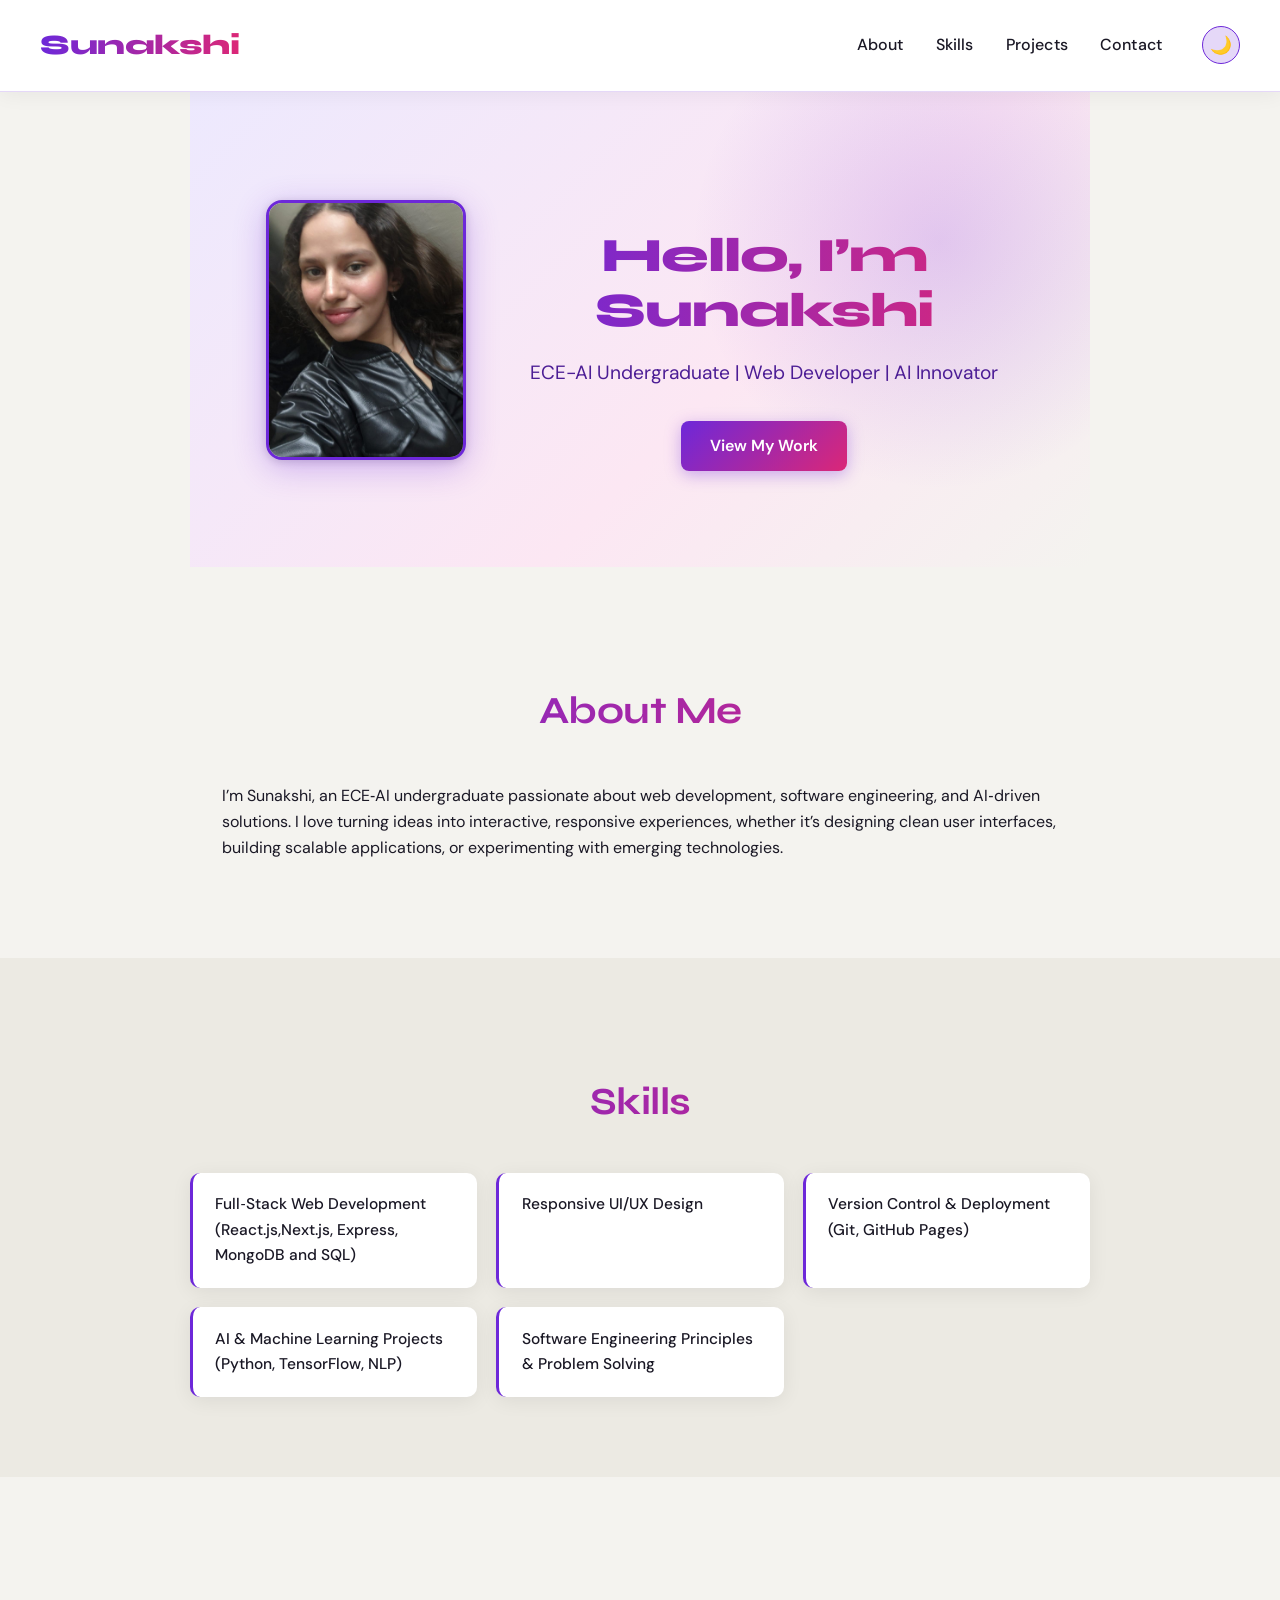
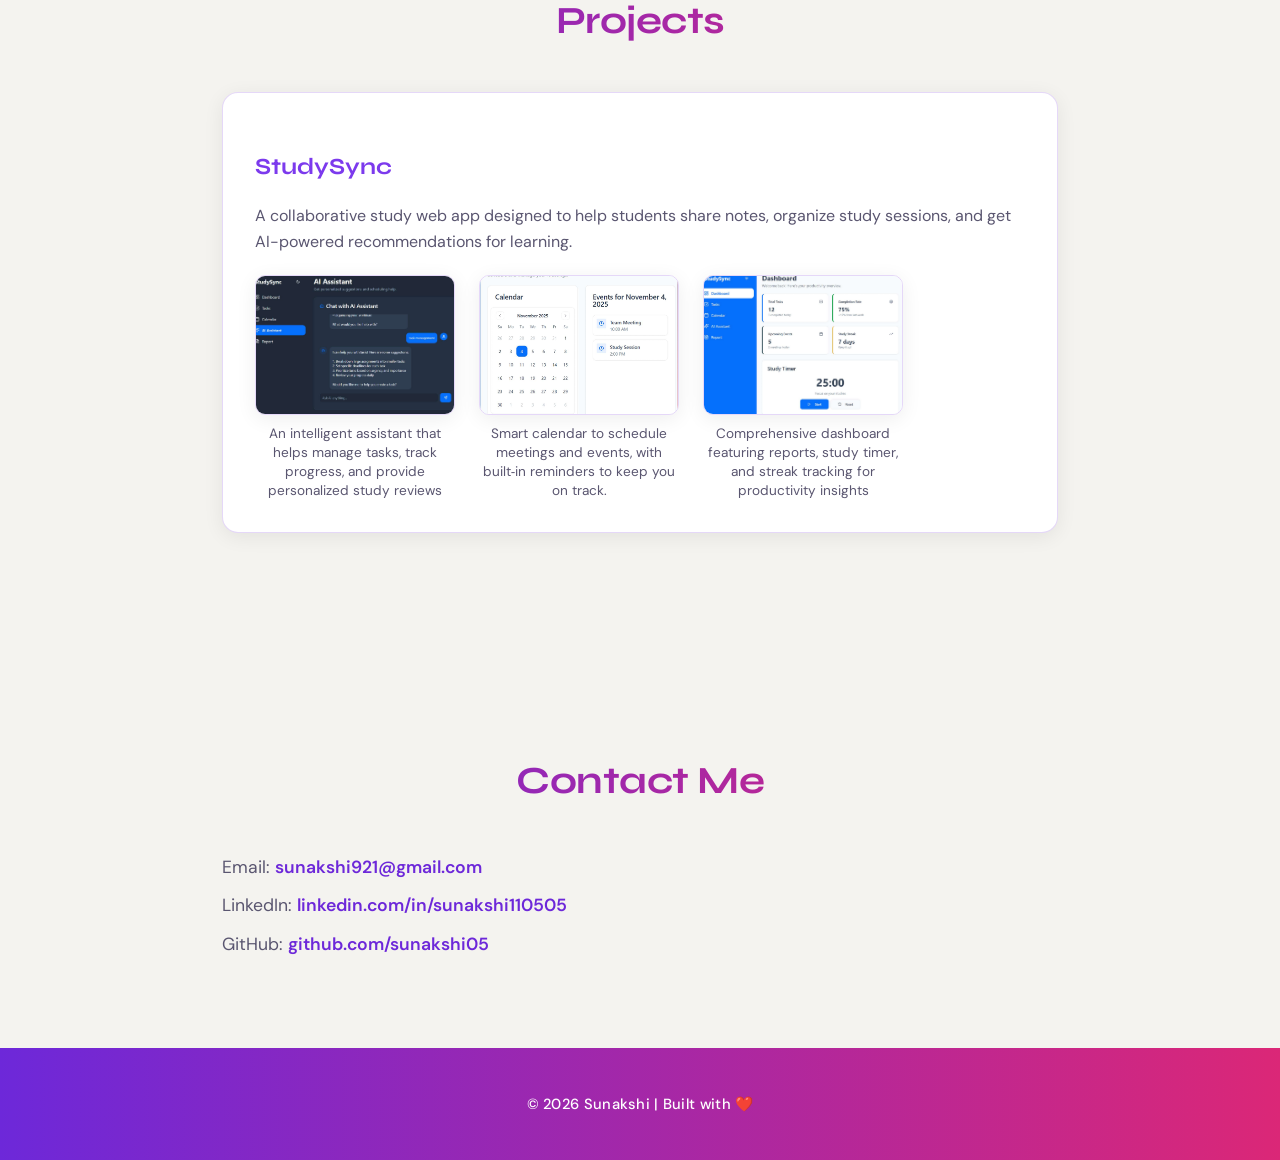
<file: index.html>
<!DOCTYPE html>
<html lang="en">
<head>
  <meta charset="UTF-8">
  <meta name="viewport" content="width=device-width, initial-scale=1.0">
  <title>Sunakshi | Portfolio</title>
  <link rel="stylesheet" href="style.css">
</head>
<body>
  <!-- Header -->
  <header>
  <nav>
    <h1 class="logo">Sunakshi</h1>
    <button class="hamburger" id="hamburger">☰</button>
    <ul class="nav-links" id="nav-links">
      <li><a href="#about" class="nav-item">About</a></li>
      <li><a href="#skills" class="nav-item">Skills</a></li>
      <li><a href="#projects" class="nav-item">Projects</a></li>
      <li><a href="#contact" class="nav-item">Contact</a></li>
      <li><button id="dark-toggle" class="dark-btn">🌙</button></li>
    </ul>
  </nav>
</header>

  <!-- Hero -->
  <section class="hero">
      <div class="hero-container">
    <img src="images/profilepic.jpeg" alt="Sunakshi" class="hero-pic">
    <div class="hero-text">
    <h2>Hello, I’m Sunakshi</h2>
    <p>ECE-AI Undergraduate | Web Developer | AI Innovator</p>
    <a href="#projects" class="btn">View My Work</a>
    </div>
    </div>

  </section>

  <!-- About -->
  <section id="about">
    <h2>About Me</h2>
     <div class="about-container">
    
   <p>I’m Sunakshi, an ECE‑AI undergraduate passionate about web development, software engineering, and AI‑driven solutions. I love turning ideas into interactive, responsive experiences, whether it’s designing clean user interfaces, building scalable applications, or experimenting with emerging technologies. </p> 
  </section>

  <!-- Skills -->
  
 
  <section id="skills">
  <h2>Skills</h2>
  <ul class="skills-list">
    <li>Full‑Stack Web Development (React.js,Next.js, Express, MongoDB and SQL)</li>
    <li>Responsive UI/UX Design</li>
    <li>Version Control & Deployment (Git, GitHub Pages)</li>
    <li>AI & Machine Learning Projects (Python, TensorFlow, NLP)</li>
    <li>Software Engineering Principles & Problem Solving</li>
  </ul>
</section>



  <!-- Projects -->
  <section id="projects">
  <h2>Projects</h2>

  <div class="project-card">
    <h3>StudySync</h3>
    <p>A collaborative study web app designed to help students share notes, organize study sessions, and get AI-powered recommendations for learning.</p>

    <div class="project-images">
      <figure>
        <img src="images/studysync1.png" alt="StudySync AI Recommendations" class="project-pic">
        <figcaption>An intelligent assistant that helps manage tasks, track progress, and provide personalized study reviews</figcaption>
      </figure>

      <figure>
        <img src="images/studysync2.png" alt="StudySync Notes Sharing" class="project-pic">
        <figcaption>Smart calendar to schedule meetings and events, with built‑in reminders to keep you on track.</figcaption>
      </figure>

      <figure>
        <img src="images/studysync3.png" alt="StudySync Dashbboard" class="project-pic">
        <figcaption>Comprehensive dashboard featuring reports, study timer, and streak tracking for productivity insights</figcaption>
      </figure>
    </div>
  </div>
</section>
<div id="imgModal" class="modal">
  <span class="close">&times;</span>
  <img class="modal-content" id="modalImg">
  <div id="caption"></div>
</div>


  <!-- Contact -->
 <section id="contact">
  <h2>Contact Me</h2>
  <p>Email: <a href="mailto:sunakshi921@gmail.com">sunakshi921@gmail.com</a></p>
  <p>LinkedIn: <a href="https://www.linkedin.com/in/sunakshi110505" target="_blank">linkedin.com/in/sunakshi110505</a></p>
  <p>GitHub: <a href="https://github.com/sunakshi05" target="_blank">github.com/sunakshi05</a></p>
</section>

  <!-- Footer -->
  <footer>
    <p>© 2026 Sunakshi | Built with ❤️</p>
  </footer>

  <script src="script.js"></script>
</body>
</html>
</file>
<file: style.css>
/* ============================================================
   PORTFOLIO CSS — Fire Color Edition
   Light: Warm cream + slate + electric violet accent
   Dark:  Deep navy + indigo + rose-violet accent
   ============================================================ */

/* ── Google Font Import ── */
@import url('https://fonts.googleapis.com/css2?family=Syne:wght@400;600;700;800&family=DM+Sans:wght@400;500;600&display=swap');

/* ── Theme Variables ── */
:root {
  --bg:             #f4f3ef;
  --bg-secondary:   #eceae3;
  --card-bg:        #ffffff;
  --card-shadow:    0 4px 20px rgba(0, 0, 0, 0.07);
  --text:           #1a1825;
  --text-muted:     #5a5670;
  --accent:         #6d28d9;
  --accent-light:   #7c3aed;
  --accent-rose:    #db2777;
  --accent-glow:    rgba(109, 40, 217, 0.18);
  --header-bg:      #ffffff;
  --header-text:    #1a1825;
  --hero-bg:        linear-gradient(135deg, #ede9fe 0%, #fce7f3 60%, #f4f3ef 100%);
  --hero-text:      #1a1825;
  --hero-sub:       #4c1d95;
}

body.dark-mode {
  --bg:             #0d0b14;
  --bg-secondary:   #12101e;
  --card-bg:        #1a1630;
  --card-shadow:    0 4px 24px rgba(0, 0, 0, 0.5);
  --text:           #f0eeff;
  --text-muted:     #9d8fc4;
  --accent:         #a78bfa;
  --accent-light:   #c4b5fd;
  --accent-rose:    #f472b6;
  --accent-glow:    rgba(167, 139, 250, 0.15);
  --header-bg:      #0d0b14;
  --header-text:    #f0eeff;
  --hero-bg:        linear-gradient(135deg, #0d0b14 0%, #1e1040 50%, #2d1b5e 100%);
  --hero-text:      #f0eeff;
  --hero-sub:       #c4b5fd;
}

/* ── Global Reset ── */
*, *::before, *::after {
  box-sizing: border-box;
}

body {
  font-family: 'DM Sans', sans-serif;
  margin: 0;
  background: var(--bg);
  color: var(--text);
  line-height: 1.65;
  transition: background 0.35s ease, color 0.35s ease;
}

/* ── Header ── */
header {
  background: var(--header-bg);
  color: var(--header-text);
  padding: 1.4rem 2.5rem;
  border-bottom: 1px solid var(--accent-glow);
  box-shadow: 0 2px 20px rgba(0, 0, 0, 0.06);
  position: sticky;
  top: 0;
  z-index: 100;
  backdrop-filter: blur(10px);
  transition: background 0.35s ease;
}

header nav {
  display: flex;
  justify-content: space-between;
  align-items: center;
  max-width: 1200px;
  margin: auto;
}

header h1 {
  font-family: 'Syne', sans-serif;
  font-size: 1.75rem;
  font-weight: 800;
  letter-spacing: -0.5px;
  background: linear-gradient(90deg, var(--accent), var(--accent-rose));
  -webkit-background-clip: text;
  -webkit-text-fill-color: transparent;
  background-clip: text;
  margin: 0;
}

/* ── Hamburger — hidden on desktop ── */
.hamburger {
  display: none;
  background: transparent;
  border: 1.5px solid var(--accent);
  border-radius: 8px;
  padding: 0.3rem 0.6rem;
  font-size: 1.4rem;
  cursor: pointer;
  color: var(--accent);
  transition: background 0.2s ease;
}

.hamburger:hover {
  background: var(--accent-glow);
}

/* ── Nav Links ── */
.nav-links {
  list-style: none;
  display: flex;
  gap: 2rem;
  margin: 0;
  padding: 0;
  align-items: center;
}

.nav-links a {
  color: var(--header-text);
  text-decoration: none;
  font-weight: 500;
  font-size: 1rem;
  letter-spacing: 0.01em;
  position: relative;
  transition: color 0.2s ease;
}

.nav-links a::after {
  content: '';
  position: absolute;
  bottom: -3px;
  left: 0;
  width: 0;
  height: 2px;
  background: linear-gradient(90deg, var(--accent), var(--accent-rose));
  border-radius: 2px;
  transition: width 0.25s ease;
}

.nav-links a:hover {
  color: var(--accent);
}

.nav-links a:hover::after {
  width: 100%;
}

.dark-btn {
  background: var(--accent-glow);
  border: 1.5px solid var(--accent);
  border-radius: 50%;
  width: 38px;
  height: 38px;
  font-size: 1.1rem;
  cursor: pointer;
  color: var(--accent);
  margin-left: 0.5rem;
  display: flex;
  align-items: center;
  justify-content: center;
  transition: background 0.25s ease, transform 0.2s ease;
}

.dark-btn:hover {
  background: var(--accent);
  color: #fff;
  transform: rotate(20deg) scale(1.1);
}

/* ── Hero ── */
.hero {
  padding: 6rem 2rem;
  text-align: center;
  background: var(--hero-bg);
  color: var(--hero-text);
  transition: background 0.35s ease;
  position: relative;
  overflow: hidden;
}

.hero::before {
  content: '';
  position: absolute;
  width: 500px;
  height: 500px;
  border-radius: 50%;
  background: radial-gradient(circle, var(--accent-glow) 0%, transparent 70%);
  top: -100px;
  right: -100px;
  pointer-events: none;
}

.hero-container {
  display: flex;
  align-items: center;
  justify-content: center;
  gap: 3rem;
  max-width: 1000px;
  margin: auto;
  flex-wrap: wrap;
  position: relative;
  z-index: 1;
}

.hero-pic {
  width: 200px;
  height: 260px;
  border-radius: 16px;
  object-fit: cover;
  box-shadow: 0 8px 32px rgba(109, 40, 217, 0.3), 0 2px 8px rgba(0,0,0,0.15);
  border: 3px solid var(--accent);
  transition: transform 0.35s ease, box-shadow 0.35s ease;
}

.hero-pic:hover {
  transform: scale(1.06) rotate(-1deg);
  box-shadow: 0 16px 48px rgba(109, 40, 217, 0.45);
}

.hero-text {
  max-width: 500px;
}

.hero-text h2 {
  font-family: 'Syne', sans-serif;
  font-size: 3rem;
  font-weight: 800;
  margin-bottom: 1rem;
  color: var(--hero-text);
  letter-spacing: -1px;
  line-height: 1.15;
}

.hero-text p {
  font-size: 1.2rem;
  margin-bottom: 2rem;
  color: var(--hero-sub);
  font-weight: 400;
}

/* ── Sections ── */
section {
  padding: 5rem 2rem;
  max-width: 900px;
  margin: auto;
}

section h2 {
  font-family: 'Syne', sans-serif;
  font-size: 2.4rem;
  font-weight: 700;
  text-align: center;
  margin-bottom: 2.5rem;
  letter-spacing: -0.5px;
  background: linear-gradient(90deg, var(--accent), var(--accent-rose));
  -webkit-background-clip: text;
  -webkit-text-fill-color: transparent;
  background-clip: text;
}

/* ── Project Cards ── */
.project-card {
  background: var(--card-bg);
  padding: 2rem;
  margin: 1.5rem 0;
  border-radius: 16px;
  box-shadow: var(--card-shadow);
  border: 1px solid var(--accent-glow);
  transition: transform 0.25s ease, box-shadow 0.25s ease;
  overflow: visible;
}

.project-card:hover {
  transform: translateY(-4px);
  box-shadow: 0 12px 36px rgba(109, 40, 217, 0.15);
}

.project-card h3 {
  font-family: 'Syne', sans-serif;
  font-size: 1.45rem;
  font-weight: 700;
  color: var(--accent-light);
  margin-bottom: 0.6rem;
}

.project-card p {
  color: var(--text-muted);
}

.project-images {
  display: flex;
  flex-wrap: nowrap;
  gap: 1.5rem;
  margin-top: 1.2rem;
  overflow: visible;
}

figure {
  margin: 0;
  display: flex;
  flex-direction: column;
  align-items: center;
  flex-shrink: 0;
}

.project-pic {
  width: 200px;
  height: 140px;
  object-fit: cover;
  border-radius: 10px;
  box-shadow: var(--card-shadow);
  cursor: pointer;
  transition: transform 0.3s ease;
  border: 1px solid var(--accent-glow);
  display: block;
}

.project-pic:hover {
  transform: scale(1.7);
  box-shadow: 0 8px 30px rgba(109, 40, 217, 0.25);
  z-index: 10;
  position: relative;
}

figcaption {
  margin-top: 0.6rem;
  font-size: 0.85rem;
  text-align: center;
  color: var(--text-muted);
  width: 200px;
  line-height: 1.4;
}

/* ── Modal ── */
.modal {
  display: none;
  position: fixed;
  z-index: 1000;
  padding-top: 60px;
  left: 0; top: 0;
  width: 100%; height: 100%;
  overflow: auto;
  background-color: rgba(13, 11, 20, 0.93);
  backdrop-filter: blur(8px);
}

.modal-content {
  margin: auto;
  display: block;
  max-width: 90%;
  max-height: 80vh;
  border-radius: 12px;
  animation: zoomIn 0.4s ease;
  border: 2px solid var(--accent);
  box-shadow: 0 0 60px rgba(109, 40, 217, 0.4);
}

@keyframes zoomIn {
  from { transform: scale(0.75); opacity: 0; }
  to   { transform: scale(1);    opacity: 1; }
}

.close {
  position: absolute;
  top: 20px; right: 35px;
  color: var(--accent-light);
  font-size: 40px;
  font-weight: bold;
  cursor: pointer;
  transition: color 0.2s ease, transform 0.2s ease;
}

.close:hover {
  color: var(--accent-rose);
  transform: scale(1.15) rotate(90deg);
}

#caption {
  margin: 15px auto;
  text-align: center;
  color: var(--accent-light);
  font-size: 1rem;
}

/* ── Skills ── */
#skills {
  background: var(--bg-secondary);
  max-width: 100%;
  padding: 5rem 2rem;
}

#skills > * {
  max-width: 900px;
  margin-left: auto;
  margin-right: auto;
}

.skills-list {
  list-style: none;
  padding: 0;
  display: grid;
  grid-template-columns: repeat(auto-fit, minmax(220px, 1fr));
  gap: 1.2rem;
  max-width: 900px;
  margin: auto;
}

.skills-list li {
  background: var(--card-bg);
  padding: 1.2rem 1.4rem;
  border-radius: 10px;
  box-shadow: var(--card-shadow);
  font-weight: 500;
  font-size: 0.97rem;
  border-left: 3px solid var(--accent);
  color: var(--text);
  transition: border-color 0.2s ease, transform 0.2s ease;
}

.skills-list li:hover {
  border-left-color: var(--accent-rose);
  transform: translateX(4px);
}

/* ── Contact ── */
#contact p {
  font-size: 1.1rem;
  margin: 0.6rem 0;
  color: var(--text-muted);
}

#contact a {
  color: var(--accent);
  text-decoration: none;
  font-weight: 600;
  transition: color 0.2s ease;
}

#contact a:hover {
  color: var(--accent-rose);
}

/* ── Footer ── */
footer {
  text-align: center;
  padding: 1.8rem;
  background: linear-gradient(90deg, var(--accent), var(--accent-rose));
  color: #fff;
  font-size: 0.92rem;
  font-weight: 500;
  letter-spacing: 0.02em;
}

/* ── Button ── */
.btn {
  display: inline-block;
  padding: 0.75rem 1.8rem;
  border-radius: 8px;
  font-weight: 600;
  font-size: 1rem;
  cursor: pointer;
  text-decoration: none;
  transition: transform 0.2s ease, box-shadow 0.2s ease;
  background: linear-gradient(135deg, var(--accent), var(--accent-rose));
  color: #fff;
  border: none;
  box-shadow: 0 4px 16px rgba(109, 40, 217, 0.35);
}

.btn:hover {
  transform: translateY(-2px);
  box-shadow: 0 8px 24px rgba(109, 40, 217, 0.45);
}

/* ── Scrollbar ── */
::-webkit-scrollbar { width: 6px; }
::-webkit-scrollbar-track { background: var(--bg); }
::-webkit-scrollbar-thumb {
  background: var(--accent);
  border-radius: 4px;
}
::-webkit-scrollbar-thumb:hover { background: var(--accent-rose); }

/* ── Selection ── */
::selection {
  background: var(--accent);
  color: #fff;
}

/* ════════════════════════════════
   MOBILE RESPONSIVE
   ════════════════════════════════ */
@media (max-width: 768px) {

  /* ── Header ── */
  header {
    padding: 1rem 1.2rem;
  }

  header h1 {
    font-size: 1.4rem;
  }

  /* Show hamburger */
  .hamburger {
    display: block;
  }

  /* Hide nav by default on mobile */
  .nav-links {
    display: none;
    flex-direction: column;
    position: absolute;
    top: 64px;
    left: 0;
    width: 100%;
    background: var(--header-bg);
    padding: 0.5rem 0 1rem;
    gap: 0;
    box-shadow: 0 8px 20px rgba(0,0,0,0.15);
    z-index: 999;
    border-top: 1px solid var(--accent-glow);
  }

  /* Open state */
  .nav-links.open {
    display: flex;
  }

  .nav-links li {
    width: 100%;
    text-align: center;
    padding: 0.75rem 0;
    border-bottom: 1px solid var(--accent-glow);
  }

  .nav-links li:last-child {
    border-bottom: none;
  }

  .nav-links a {
    font-size: 1rem;
    color: var(--header-text);
  }

  .dark-btn {
    width: 34px;
    height: 34px;
    font-size: 1rem;
    margin: 0 auto;
  }

  /* ── Hero ── */
  .hero {
    padding: 3.5rem 1.5rem;
  }

  .hero-container {
    flex-direction: column;
    gap: 1.5rem;
    text-align: center;
  }

  .hero-pic {
    width: 160px;
    height: 210px;
  }

  .hero-text h2 {
    font-size: 2rem;
  }

  .hero-text p {
    font-size: 1rem;
  }

  /* ── Sections ── */
  section {
    padding: 3rem 1.2rem;
  }

  section h2 {
    font-size: 1.8rem;
  }

  /* ── Skills ── */
  .skills-list {
    grid-template-columns: 1fr;
  }

  /* ── Projects ── */
  .project-images {
    flex-direction: column;
    align-items: center;
    overflow: visible;
  }

  figure {
    width: 100%;
  }

  .project-pic {
    width: 100%;
    height: 200px;
  }

  figcaption {
    width: 100%;
  }

  /* Disable zoom on mobile */
  .project-pic:hover {
    transform: none;
    box-shadow: var(--card-shadow);
  }
}
</file>
